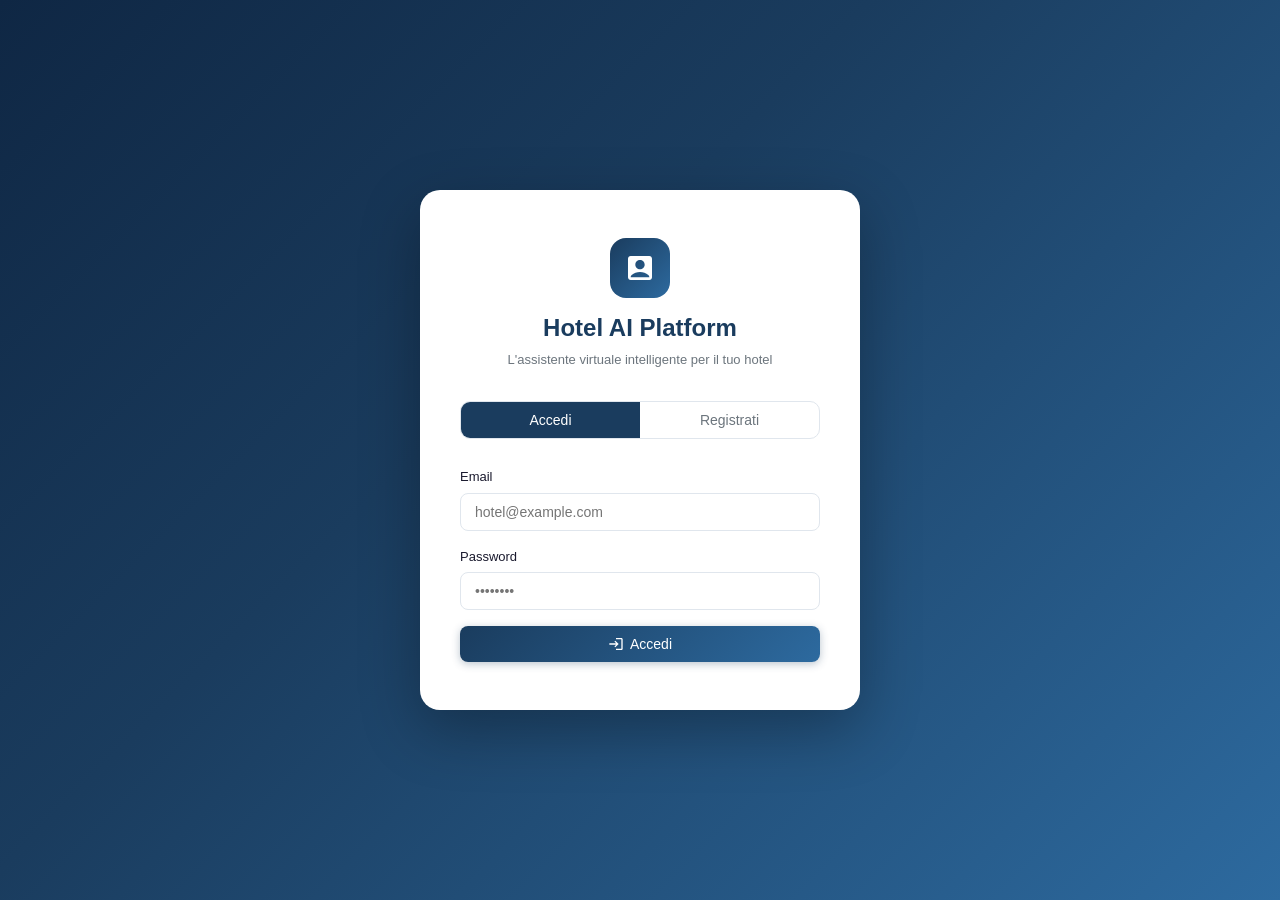
<file: frontend/index.html>
<!DOCTYPE html>
<html lang="it">
<head>
  <meta charset="UTF-8" />
  <meta name="viewport" content="width=device-width, initial-scale=1.0" />
  <title>Hotel AI Platform — Accedi</title>
  <link rel="stylesheet" href="style.css" />
</head>
<body class="auth-page">
  <div class="auth-card">
    <div class="auth-logo">
      <div class="logo-icon">
        <svg viewBox="0 0 24 24"><path d="M19 3H5c-1.1 0-2 .9-2 2v14c0 1.1.9 2 2 2h14c1.1 0 2-.9 2-2V5c0-1.1-.9-2-2-2zm-7 3c1.93 0 3.5 1.57 3.5 3.5S13.93 13 12 13s-3.5-1.57-3.5-3.5S10.07 6 12 6zm7 13H5v-.23c0-.62.28-1.2.76-1.58C7.47 15.82 9.64 15 12 15s4.53.82 6.24 2.19c.48.38.76.97.76 1.58V19z"/></svg>
      </div>
      <h1>Hotel AI Platform</h1>
      <p>L'assistente virtuale intelligente per il tuo hotel</p>
    </div>

    <div class="auth-tabs">
      <button class="auth-tab active" id="tab-login" onclick="showTab('login')">Accedi</button>
      <button class="auth-tab" id="tab-register" onclick="showTab('register')">Registrati</button>
    </div>

    <div id="alert-area"></div>

    <!-- LOGIN FORM -->
    <form id="login-form" onsubmit="handleLogin(event)">
      <div class="form-group">
        <label for="login-email">Email</label>
        <input type="email" id="login-email" class="form-control" placeholder="hotel@example.com" required />
      </div>
      <div class="form-group">
        <label for="login-password">Password</label>
        <input type="password" id="login-password" class="form-control" placeholder="••••••••" required />
      </div>
      <button type="submit" class="btn btn-primary btn-block" id="login-btn">
        <svg viewBox="0 0 24 24" width="16" height="16" fill="white"><path d="M11 7L9.6 8.4l2.6 2.6H2v2h10.2l-2.6 2.6L11 17l5-5-5-5zm9 12h-8v2h8c1.1 0 2-.9 2-2V5c0-1.1-.9-2-2-2h-8v2h8v14z"/></svg>
        Accedi
      </button>
    </form>

    <!-- REGISTER FORM -->
    <form id="register-form" class="hidden" onsubmit="handleRegister(event)">
      <div class="form-group">
        <label for="reg-name">Nome dell'hotel *</label>
        <input type="text" id="reg-name" class="form-control" placeholder="Grand Hotel Roma" required />
      </div>
      <div class="form-group">
        <label for="reg-email">Email *</label>
        <input type="email" id="reg-email" class="form-control" placeholder="info@grandhotelroma.it" required />
      </div>
      <div class="form-group">
        <label for="reg-phone">Telefono</label>
        <input type="tel" id="reg-phone" class="form-control" placeholder="+39 06 1234567" />
      </div>
      <div class="form-group">
        <label for="reg-website">Sito web</label>
        <input type="url" id="reg-website" class="form-control" placeholder="https://www.grandhotelroma.it" />
      </div>
      <div class="form-group">
        <label for="reg-password">Password *</label>
        <input type="password" id="reg-password" class="form-control" placeholder="Minimo 8 caratteri" minlength="8" required />
      </div>
      <button type="submit" class="btn btn-primary btn-block" id="register-btn">
        <svg viewBox="0 0 24 24" width="16" height="16" fill="white"><path d="M15 12c2.21 0 4-1.79 4-4s-1.79-4-4-4-4 1.79-4 4 1.79 4 4 4zm-9-2V7H4v3H1v2h3v3h2v-3h3v-2H6zm9 4c-2.67 0-8 1.34-8 4v2h16v-2c0-2.66-5.33-4-8-4z"/></svg>
        Crea account
      </button>
    </form>
  </div>

  <script>
    const API = window.location.hostname === 'localhost' ? 'http://localhost:8000' : window.location.origin;

    function showTab(tab) {
      document.getElementById('login-form').classList.toggle('hidden', tab !== 'login');
      document.getElementById('register-form').classList.toggle('hidden', tab !== 'register');
      document.getElementById('tab-login').classList.toggle('active', tab === 'login');
      document.getElementById('tab-register').classList.toggle('active', tab === 'register');
      document.getElementById('alert-area').innerHTML = '';
    }

    function showAlert(msg, type = 'error') {
      document.getElementById('alert-area').innerHTML =
        `<div class="alert alert-${type}">${msg}</div>`;
    }

    async function handleLogin(e) {
      e.preventDefault();
      const btn = document.getElementById('login-btn');
      btn.disabled = true; btn.textContent = 'Accesso in corso…';
      try {
        const res = await fetch(`${API}/auth/login`, {
          method: 'POST',
          headers: { 'Content-Type': 'application/json' },
          body: JSON.stringify({
            email: document.getElementById('login-email').value,
            password: document.getElementById('login-password').value,
          }),
        });
        const data = await res.json();
        if (!res.ok) throw new Error(data.detail || 'Credenziali non valide');
        localStorage.setItem('hotel_token', data.access_token);
        window.location.href = 'dashboard.html';
      } catch (err) {
        showAlert(err.message);
        btn.disabled = false;
        btn.innerHTML = '<svg viewBox="0 0 24 24" width="16" height="16" fill="white"><path d="M11 7L9.6 8.4l2.6 2.6H2v2h10.2l-2.6 2.6L11 17l5-5-5-5zm9 12h-8v2h8c1.1 0 2-.9 2-2V5c0-1.1-.9-2-2-2h-8v2h8v14z"/></svg> Accedi';
      }
    }

    async function handleRegister(e) {
      e.preventDefault();
      const btn = document.getElementById('register-btn');
      btn.disabled = true; btn.textContent = 'Creazione account…';
      try {
        const res = await fetch(`${API}/auth/register`, {
          method: 'POST',
          headers: { 'Content-Type': 'application/json' },
          body: JSON.stringify({
            name: document.getElementById('reg-name').value,
            email: document.getElementById('reg-email').value,
            phone: document.getElementById('reg-phone').value || null,
            website_url: document.getElementById('reg-website').value || null,
            password: document.getElementById('reg-password').value,
          }),
        });
        const data = await res.json();
        if (!res.ok) throw new Error(data.detail || 'Errore durante la registrazione');
        localStorage.setItem('hotel_token', data.access_token);
        window.location.href = 'dashboard.html';
      } catch (err) {
        showAlert(err.message);
        btn.disabled = false;
        btn.innerHTML = '<svg viewBox="0 0 24 24" width="16" height="16" fill="white"><path d="M15 12c2.21 0 4-1.79 4-4s-1.79-4-4-4-4 1.79-4 4 1.79 4 4 4zm-9-2V7H4v3H1v2h3v3h2v-3h3v-2H6zm9 4c-2.67 0-8 1.34-8 4v2h16v-2c0-2.66-5.33-4-8-4z"/></svg> Crea account';
      }
    }

    // Redirect if already logged in
    if (localStorage.getItem('hotel_token')) {
      window.location.href = 'dashboard.html';
    }
  </script>
</body>
</html>
</file>
<file: frontend/style.css>
/* ── Reset & Base ─────────────────────────────────────────────────────────── */
*, *::before, *::after { box-sizing: border-box; margin: 0; padding: 0; }

:root {
  --primary: #1a3c5e;
  --primary-light: #2d6a9f;
  --accent: #3498db;
  --success: #27ae60;
  --warning: #f39c12;
  --danger: #e74c3c;
  --bg: #f0f4f8;
  --card: #ffffff;
  --text: #1a1a2e;
  --text-muted: #6c757d;
  --border: #e0e6ed;
  --radius: 12px;
  --shadow: 0 2px 16px rgba(0,0,0,0.08);
}

body {
  font-family: -apple-system, BlinkMacSystemFont, 'Segoe UI', Roboto, sans-serif;
  background: var(--bg);
  color: var(--text);
  min-height: 100vh;
  font-size: 14px;
  line-height: 1.5;
}

a { color: var(--primary-light); text-decoration: none; }
a:hover { text-decoration: underline; }

/* ── Auth pages ────────────────────────────────────────────────────────────── */
.auth-page {
  min-height: 100vh;
  display: flex; align-items: center; justify-content: center;
  background: linear-gradient(135deg, #0f2744 0%, #1a3c5e 40%, #2d6a9f 100%);
  padding: 24px;
}
.auth-card {
  background: white; border-radius: 20px;
  padding: 48px 40px; width: 100%; max-width: 440px;
  box-shadow: 0 20px 60px rgba(0,0,0,0.3);
}
.auth-logo {
  text-align: center; margin-bottom: 32px;
}
.auth-logo .logo-icon {
  width: 60px; height: 60px; border-radius: 16px;
  background: linear-gradient(135deg, var(--primary), var(--primary-light));
  display: inline-flex; align-items: center; justify-content: center;
  margin-bottom: 12px;
}
.auth-logo .logo-icon svg { width: 32px; height: 32px; fill: white; }
.auth-logo h1 { font-size: 24px; font-weight: 700; color: var(--primary); }
.auth-logo p { color: var(--text-muted); font-size: 13px; margin-top: 4px; }

.auth-tabs {
  display: flex; gap: 0; margin-bottom: 28px;
  border: 1.5px solid var(--border); border-radius: 10px; overflow: hidden;
}
.auth-tab {
  flex: 1; padding: 10px; background: transparent; border: none;
  cursor: pointer; font-size: 14px; font-weight: 500; color: var(--text-muted);
  transition: all 0.2s;
}
.auth-tab.active {
  background: var(--primary); color: white;
}

/* ── Form ──────────────────────────────────────────────────────────────────── */
.form-group { margin-bottom: 16px; }
.form-group label { display: block; font-weight: 500; margin-bottom: 6px; font-size: 13px; color: var(--text); }
.form-control {
  width: 100%; padding: 10px 14px; border: 1.5px solid var(--border);
  border-radius: 8px; font-size: 14px; outline: none;
  transition: border-color 0.2s, box-shadow 0.2s;
  font-family: inherit; background: white; color: var(--text);
}
.form-control:focus { border-color: var(--primary-light); box-shadow: 0 0 0 3px rgba(45,106,159,0.12); }
.form-hint { font-size: 12px; color: var(--text-muted); margin-top: 4px; }

/* ── Buttons ───────────────────────────────────────────────────────────────── */
.btn {
  display: inline-flex; align-items: center; justify-content: center; gap: 6px;
  padding: 10px 20px; border-radius: 8px; border: none;
  font-size: 14px; font-weight: 500; cursor: pointer;
  transition: all 0.2s; text-decoration: none; line-height: 1;
}
.btn-primary {
  background: linear-gradient(135deg, var(--primary), var(--primary-light));
  color: white; box-shadow: 0 2px 8px rgba(26,60,94,0.3);
}
.btn-primary:hover { opacity: 0.9; transform: translateY(-1px); }
.btn-primary:active { transform: translateY(0); }
.btn-block { width: 100%; }
.btn-sm { padding: 7px 14px; font-size: 13px; }
.btn-outline {
  background: transparent; border: 1.5px solid var(--border); color: var(--text);
}
.btn-outline:hover { border-color: var(--primary-light); color: var(--primary-light); }
.btn-success { background: var(--success); color: white; }
.btn-success:hover { opacity: 0.9; }
.btn-danger { background: var(--danger); color: white; }
.btn-danger:hover { opacity: 0.9; }
.btn:disabled { opacity: 0.5; cursor: not-allowed; transform: none !important; }

/* ── Alert ─────────────────────────────────────────────────────────────────── */
.alert {
  padding: 12px 16px; border-radius: 8px; margin-bottom: 16px; font-size: 13px;
  display: flex; align-items: flex-start; gap: 8px;
}
.alert-error { background: #fdecea; color: #c0392b; border: 1px solid #f5c6c2; }
.alert-success { background: #eafaf1; color: #1e8449; border: 1px solid #abebc6; }
.alert-info { background: #eaf4fb; color: #1a6fa8; border: 1px solid #aed6f1; }
.alert-warning { background: #fef9e7; color: #b7770d; border: 1px solid #f9e79f; }

/* ── Dashboard Layout ──────────────────────────────────────────────────────── */
.dashboard-layout { display: flex; min-height: 100vh; }

.sidebar {
  width: 240px; background: linear-gradient(180deg, var(--primary) 0%, #122d48 100%);
  color: white; display: flex; flex-direction: column; flex-shrink: 0;
  position: fixed; left: 0; top: 0; bottom: 0; z-index: 100;
}
.sidebar-logo {
  padding: 24px 20px 20px;
  border-bottom: 1px solid rgba(255,255,255,0.1);
  display: flex; align-items: center; gap: 10px;
}
.sidebar-logo .logo-icon-sm {
  width: 36px; height: 36px; border-radius: 8px;
  background: rgba(255,255,255,0.15);
  display: flex; align-items: center; justify-content: center; flex-shrink: 0;
}
.sidebar-logo .logo-icon-sm svg { width: 20px; height: 20px; fill: white; }
.sidebar-logo h2 { font-size: 16px; font-weight: 600; }
.sidebar-logo span { font-size: 10px; opacity: 0.6; display: block; }

.sidebar-nav { padding: 16px 12px; flex: 1; }
.nav-item {
  display: flex; align-items: center; gap: 10px;
  padding: 10px 12px; border-radius: 8px; cursor: pointer;
  color: rgba(255,255,255,0.75); transition: all 0.2s;
  margin-bottom: 2px; border: none; background: none;
  width: 100%; text-align: left; font-size: 14px;
}
.nav-item:hover { background: rgba(255,255,255,0.1); color: white; }
.nav-item.active { background: rgba(255,255,255,0.18); color: white; font-weight: 500; }
.nav-item svg { width: 18px; height: 18px; flex-shrink: 0; }
.nav-badge {
  margin-left: auto; background: var(--danger); color: white;
  border-radius: 10px; padding: 2px 7px; font-size: 11px; font-weight: 600;
}

.sidebar-footer {
  padding: 16px; border-top: 1px solid rgba(255,255,255,0.1);
}
.sidebar-hotel-info { font-size: 12px; opacity: 0.7; margin-bottom: 10px; }
.sidebar-hotel-info strong { display: block; font-size: 13px; opacity: 1; color: white; margin-bottom: 2px; }

.main-content {
  margin-left: 240px; flex: 1; display: flex; flex-direction: column; min-height: 100vh;
}

.topbar {
  background: white; border-bottom: 1px solid var(--border);
  padding: 0 28px; height: 60px;
  display: flex; align-items: center; justify-content: space-between;
  position: sticky; top: 0; z-index: 50;
  box-shadow: 0 1px 4px rgba(0,0,0,0.05);
}
.topbar h1 { font-size: 18px; font-weight: 600; color: var(--primary); }
.topbar-right { display: flex; align-items: center; gap: 12px; }

.page-content { padding: 28px; flex: 1; }

/* ── Cards ─────────────────────────────────────────────────────────────────── */
.card {
  background: var(--card); border-radius: var(--radius);
  box-shadow: var(--shadow); padding: 24px; margin-bottom: 24px;
}
.card-header {
  display: flex; align-items: center; justify-content: space-between;
  margin-bottom: 20px; padding-bottom: 16px; border-bottom: 1px solid var(--border);
}
.card-header h2 { font-size: 16px; font-weight: 600; color: var(--primary); }
.card-header p { font-size: 12px; color: var(--text-muted); margin-top: 2px; }

/* ── Stats grid ────────────────────────────────────────────────────────────── */
.stats-grid { display: grid; grid-template-columns: repeat(auto-fit, minmax(180px, 1fr)); gap: 16px; margin-bottom: 24px; }
.stat-card {
  background: white; border-radius: var(--radius); padding: 20px;
  box-shadow: var(--shadow); display: flex; align-items: center; gap: 14px;
}
.stat-icon {
  width: 46px; height: 46px; border-radius: 12px;
  display: flex; align-items: center; justify-content: center; flex-shrink: 0;
}
.stat-icon svg { width: 22px; height: 22px; }
.stat-icon.blue { background: #ebf3fb; }
.stat-icon.blue svg { fill: #2980b9; }
.stat-icon.green { background: #eafaf1; }
.stat-icon.green svg { fill: #27ae60; }
.stat-icon.orange { background: #fef9e7; }
.stat-icon.orange svg { fill: #e67e22; }
.stat-icon.red { background: #fdecea; }
.stat-icon.red svg { fill: #e74c3c; }
.stat-value { font-size: 26px; font-weight: 700; color: var(--primary); }
.stat-label { font-size: 12px; color: var(--text-muted); }

/* ── Scan status ───────────────────────────────────────────────────────────── */
.scan-status-bar {
  display: flex; align-items: center; gap: 10px; padding: 12px 16px;
  border-radius: 8px; margin-bottom: 16px; font-size: 13px;
}
.scan-status-bar.idle { background: #f5f7fa; color: var(--text-muted); }
.scan-status-bar.running { background: #eaf4fb; color: #1a6fa8; }
.scan-status-bar.done { background: #eafaf1; color: #1e8449; }
.scan-status-bar.error { background: #fdecea; color: #c0392b; }
.spinner {
  width: 16px; height: 16px; border: 2px solid rgba(26,111,168,0.3);
  border-top-color: #1a6fa8; border-radius: 50%;
  animation: spin 0.8s linear infinite; flex-shrink: 0;
}
@keyframes spin { to { transform: rotate(360deg); } }
.status-dot {
  width: 8px; height: 8px; border-radius: 50%; flex-shrink: 0;
}
.status-dot.idle { background: #aaa; }
.status-dot.done { background: var(--success); }
.status-dot.error { background: var(--danger); }

/* ── Snippet box ───────────────────────────────────────────────────────────── */
.snippet-box {
  background: #1a1a2e; color: #e0e0e0; border-radius: 8px;
  padding: 16px; font-family: 'Courier New', monospace; font-size: 12px;
  line-height: 1.6; overflow-x: auto; white-space: pre; margin: 12px 0;
  position: relative;
}
.snippet-copy-btn {
  position: absolute; top: 10px; right: 10px;
}

/* ── Notifications table ───────────────────────────────────────────────────── */
.table-wrap { overflow-x: auto; }
table { width: 100%; border-collapse: collapse; }
th, td { padding: 12px 14px; text-align: left; border-bottom: 1px solid var(--border); }
th { font-size: 12px; font-weight: 600; color: var(--text-muted); text-transform: uppercase; letter-spacing: 0.5px; background: #f8f9fa; }
td { font-size: 13px; }
tr:last-child td { border-bottom: none; }
tr:hover td { background: #f8f9fa; }

.badge {
  display: inline-block; padding: 3px 9px; border-radius: 20px;
  font-size: 11px; font-weight: 600;
}
.badge-open { background: #fdecea; color: #c0392b; }
.badge-answered { background: #eafaf1; color: #1e8449; }

/* ── Answer form ───────────────────────────────────────────────────────────── */
.answer-form { display: flex; gap: 8px; margin-top: 8px; }
.answer-form input {
  flex: 1; padding: 7px 12px; border: 1.5px solid var(--border);
  border-radius: 6px; font-size: 13px; outline: none;
}
.answer-form input:focus { border-color: var(--primary-light); }

/* ── Empty state ───────────────────────────────────────────────────────────── */
.empty-state {
  text-align: center; padding: 48px 24px; color: var(--text-muted);
}
.empty-state svg { width: 48px; height: 48px; fill: #ccc; margin-bottom: 12px; }
.empty-state h3 { font-size: 15px; color: var(--text); margin-bottom: 6px; }

/* ── Pages list ────────────────────────────────────────────────────────────── */
.page-item {
  padding: 10px 0; border-bottom: 1px solid var(--border);
  display: flex; align-items: flex-start; gap: 10px;
}
.page-item:last-child { border-bottom: none; }
.page-item-icon { width: 20px; height: 20px; flex-shrink: 0; margin-top: 1px; }
.page-item-icon svg { width: 16px; height: 16px; fill: var(--primary-light); }
.page-item-url { font-size: 12px; color: var(--text-muted); }
.page-item-title { font-size: 13px; font-weight: 500; }

/* ── Hidden ────────────────────────────────────────────────────────────────── */
.hidden { display: none !important; }

/* ── Sections ──────────────────────────────────────────────────────────────── */
.section { display: none; }
.section.active { display: block; }

/* ── Responsive ────────────────────────────────────────────────────────────── */
@media (max-width: 768px) {
  .sidebar { width: 100%; height: auto; position: relative; }
  .main-content { margin-left: 0; }
  .dashboard-layout { flex-direction: column; }
}
</file>
